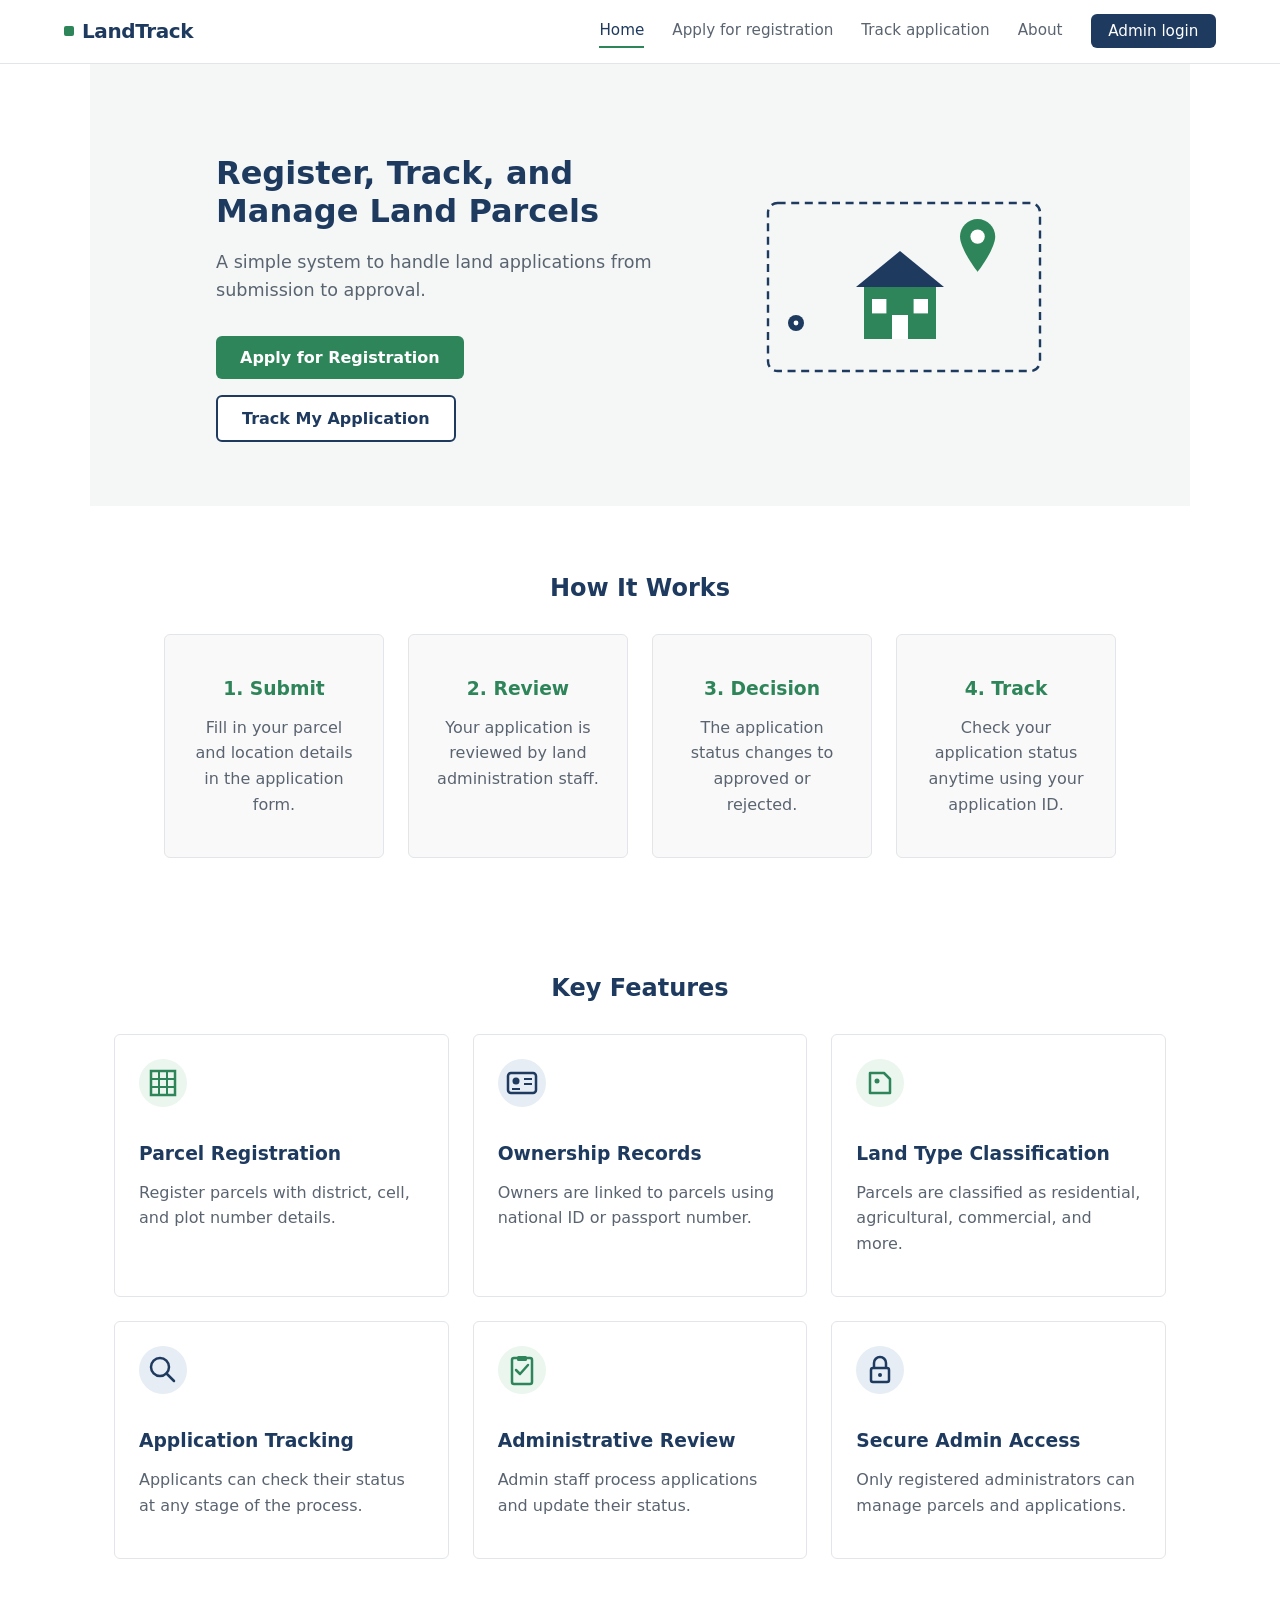
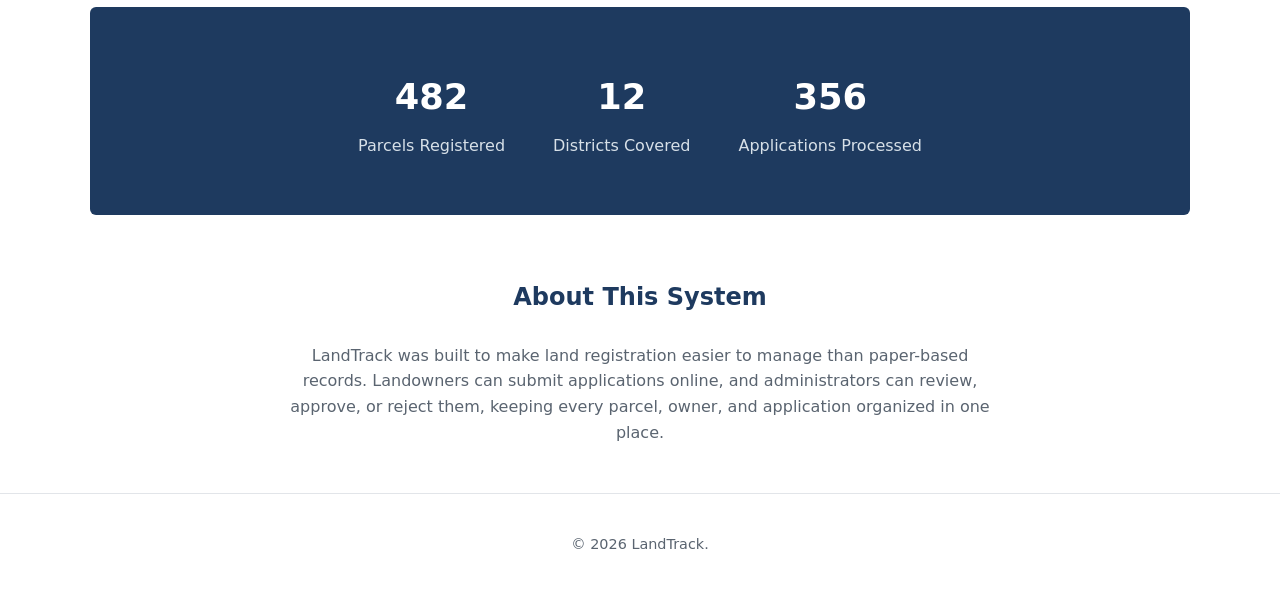
<file: index.html>
<!DOCTYPE html>
<html lang="en">
<head>
<meta charset="UTF-8">
<meta name="viewport" content="width=device-width, initial-scale=1.0">
<title>LandTrack - Land Management System</title>
<link rel="stylesheet" href="css/navbar.css">
<link rel="stylesheet" href="css/style.css">
</head>
<body>

<header class="site-header">
  <nav class="navbar" aria-label="Main navigation">
    <a href="index.html" class="navbar__brand">
      <span class="navbar__mark" aria-hidden="true"></span>
      LandTrack
    </a>

    <button class="navbar__toggle" id="navToggle" aria-expanded="false" aria-controls="navMenu" aria-label="Open menu">
      <span class="navbar__toggle-bar"></span>
      <span class="navbar__toggle-bar"></span>
      <span class="navbar__toggle-bar"></span>
    </button>

    <div class="navbar__menu" id="navMenu">
      <a href="index.html" class="navbar__link active">Home</a>
      <a href="apply.html" class="navbar__link">Apply for registration</a>
      <a href="track.html" class="navbar__link">Track application</a>
      <a href="index.html#about" class="navbar__link">About</a>
      <a href="admin/login.html" class="navbar__link navbar__link--admin">Admin login</a>
    </div>
  </nav>
</header>

<section class="hero">
  <div class="hero-text">
    <h1>Register, Track, and Manage Land Parcels</h1>
    <p>A simple system to handle land applications from submission to approval.</p>
    <div class="hero-buttons">
      <a href="apply.html" class="btn btn-primary">Apply for Registration</a>
      <a href="track.html" class="btn btn-secondary">Track My Application</a>
    </div>
  </div>
  <div class="hero-image">
    <img src="images/hero-illustration.svg" alt="Illustration of a land parcel with a house and location pin">
  </div>
</section>

<section class="how-it-works">
  <h2>How It Works</h2>
  <div class="steps">
    <div class="step">
      <h3>1. Submit</h3>
      <p>Fill in your parcel and location details in the application form.</p>
    </div>
    <div class="step">
      <h3>2. Review</h3>
      <p>Your application is reviewed by land administration staff.</p>
    </div>
    <div class="step">
      <h3>3. Decision</h3>
      <p>The application status changes to approved or rejected.</p>
    </div>
    <div class="step">
      <h3>4. Track</h3>
      <p>Check your application status anytime using your application ID.</p>
    </div>
  </div>
</section>

<section class="features">
  <h2>Key Features</h2>
  <div class="feature-grid">
    <div class="feature-card">
      <img src="images/icon-parcel.svg" alt="" class="feature-icon">
      <h3>Parcel Registration</h3>
      <p>Register parcels with district, cell, and plot number details.</p>
    </div>
    <div class="feature-card">
      <img src="images/icon-ownership.svg" alt="" class="feature-icon">
      <h3>Ownership Records</h3>
      <p>Owners are linked to parcels using national ID or passport number.</p>
    </div>
    <div class="feature-card">
      <img src="images/icon-landtype.svg" alt="" class="feature-icon">
      <h3>Land Type Classification</h3>
      <p>Parcels are classified as residential, agricultural, commercial, and more.</p>
    </div>
    <div class="feature-card">
      <img src="images/icon-tracking.svg" alt="" class="feature-icon">
      <h3>Application Tracking</h3>
      <p>Applicants can check their status at any stage of the process.</p>
    </div>
    <div class="feature-card">
      <img src="images/icon-review.svg" alt="" class="feature-icon">
      <h3>Administrative Review</h3>
      <p>Admin staff process applications and update their status.</p>
    </div>
    <div class="feature-card">
      <img src="images/icon-security.svg" alt="" class="feature-icon">
      <h3>Secure Admin Access</h3>
      <p>Only registered administrators can manage parcels and applications.</p>
    </div>
  </div>
</section>

<section class="stats">
  <div class="stat-box">
    <h2 id="parcelCount">0</h2>
    <p>Parcels Registered</p>
  </div>
  <div class="stat-box">
    <h2 id="districtCount">0</h2>
    <p>Districts Covered</p>
  </div>
  <div class="stat-box">
    <h2 id="applicationCount">0</h2>
    <p>Applications Processed</p>
  </div>
</section>

<section class="about" id="about">
  <h2>About This System</h2>
  <p>
    LandTrack was built to make land registration easier to manage than paper-based
    records. Landowners can submit applications online, and administrators can review,
    approve, or reject them, keeping every parcel, owner, and application organized in
    one place.
  </p>
</section>

<footer class="site-footer">
  <p>&copy; 2026 LandTrack.</p>
</footer>

<script src="js/navbar.js"></script>
<script src="js/index.js"></script>
</body>
</html>
</file>
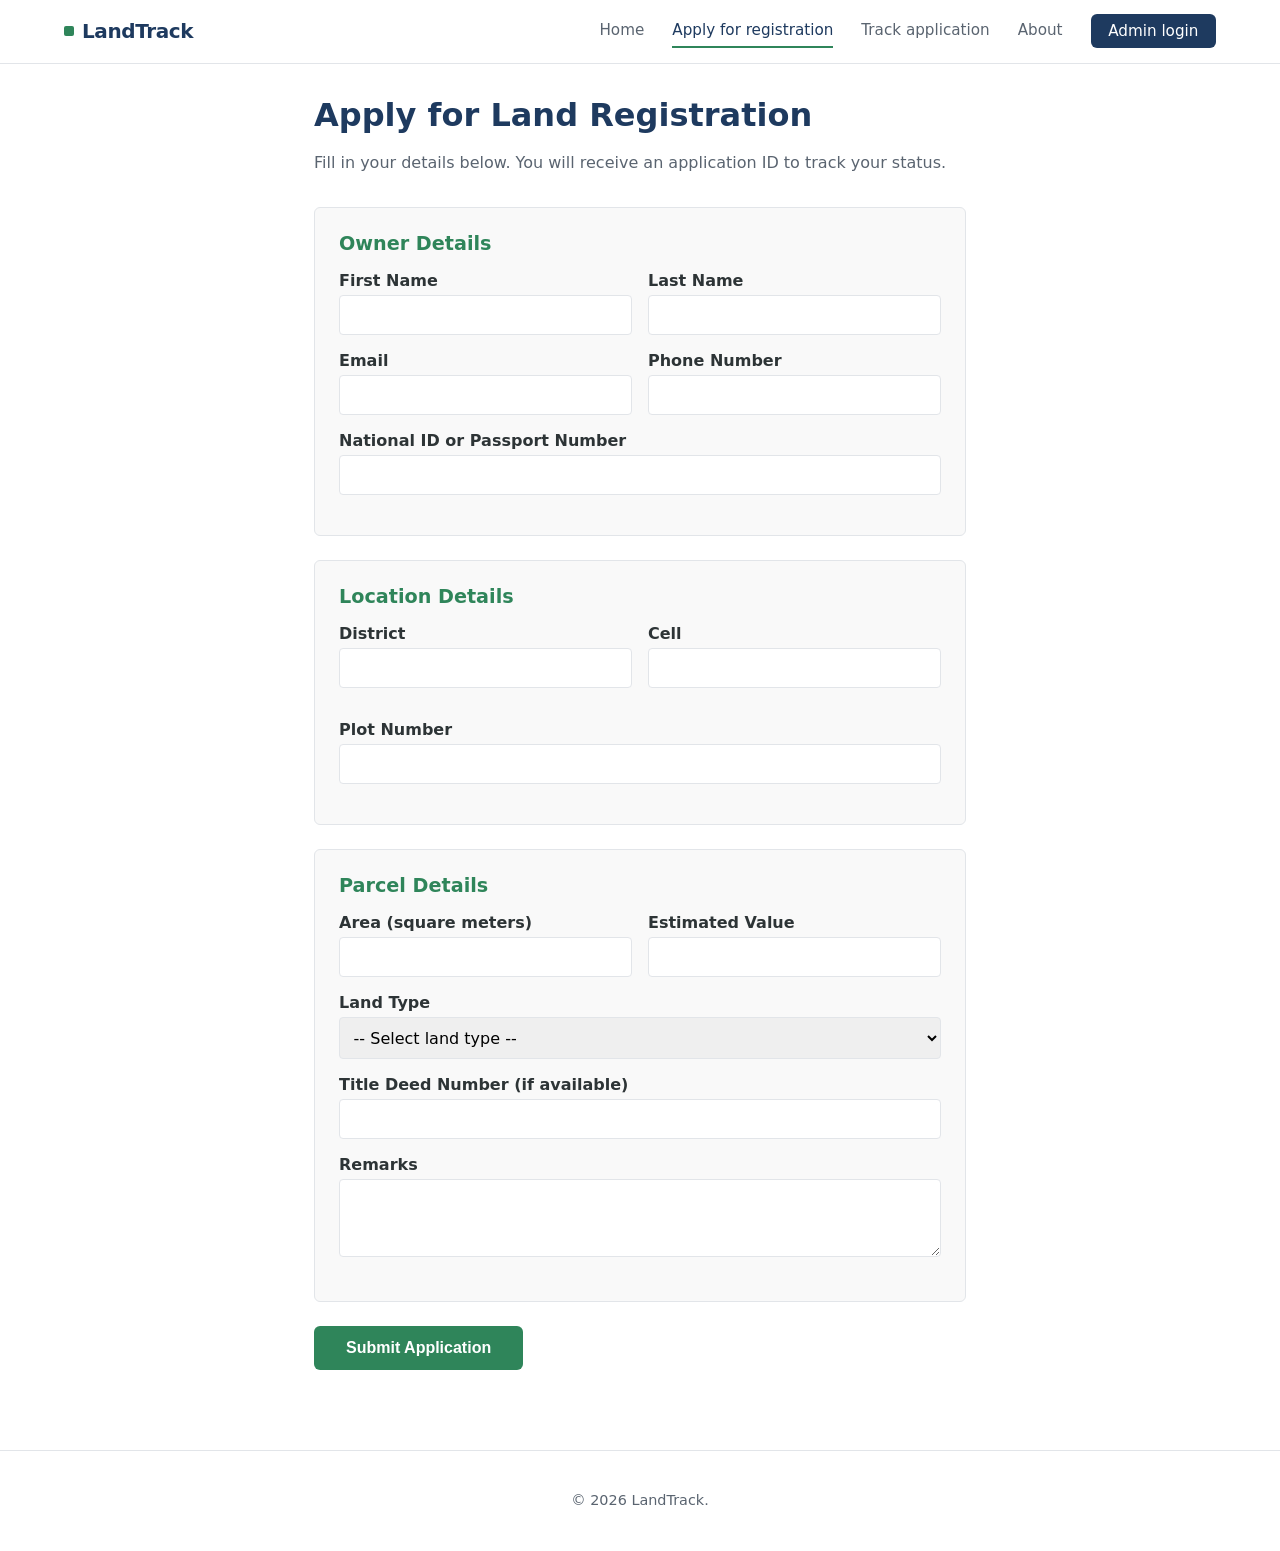
<file: apply.html>
<!DOCTYPE html>
<html lang="en">
<head>
<meta charset="UTF-8">
<meta name="viewport" content="width=device-width, initial-scale=1.0">
<title>Apply for Registration - LandTrack</title>
<link rel="stylesheet" href="css/navbar.css">
<link rel="stylesheet" href="css/style.css">
<link rel="stylesheet" href="css/forms.css">
</head>
<body>

<header class="site-header">
  <nav class="navbar" aria-label="Main navigation">
    <a href="index.html" class="navbar__brand">
      <span class="navbar__mark" aria-hidden="true"></span>
      LandTrack
    </a>

    <button class="navbar__toggle" id="navToggle" aria-expanded="false" aria-controls="navMenu" aria-label="Open menu">
      <span class="navbar__toggle-bar"></span>
      <span class="navbar__toggle-bar"></span>
      <span class="navbar__toggle-bar"></span>
    </button>

    <div class="navbar__menu" id="navMenu">
      <a href="index.html" class="navbar__link">Home</a>
      <a href="apply.html" class="navbar__link active">Apply for registration</a>
      <a href="track.html" class="navbar__link">Track application</a>
      <a href="index.html#about" class="navbar__link">About</a>
      <a href="admin/login.html" class="navbar__link navbar__link--admin">Admin login</a>
    </div>
  </nav>
</header>

<main class="form-page">
  <h1>Apply for Land Registration</h1>
  <p>Fill in your details below. You will receive an application ID to track your status.</p>

  <form id="applicationForm">

    <div class="form-section">
      <h2>Owner Details</h2>

      <div class="form-row">
        <div class="form-group">
          <label for="firstName">First Name</label>
          <input type="text" id="firstName" required>
        </div>
        <div class="form-group">
          <label for="lastName">Last Name</label>
          <input type="text" id="lastName" required>
        </div>
      </div>

      <div class="form-row">
        <div class="form-group">
          <label for="email">Email</label>
          <input type="email" id="email" required>
        </div>
        <div class="form-group">
          <label for="phone">Phone Number</label>
          <input type="tel" id="phone" required>
        </div>
      </div>

      <div class="form-group">
        <label for="nationalId">National ID or Passport Number</label>
        <input type="text" id="nationalId" required>
      </div>
    </div>

    <div class="form-section">
      <h2>Location Details</h2>

      <div class="form-row">
        <div class="form-group">
          <label for="district">District</label>
          <input type="text" id="district" required>
        </div>
        <div class="form-group">
          <label for="cell">Cell</label>
          <input type="text" id="cell" required>
        </div>
        <div class="form-group">
          <label for="plotNumber">Plot Number</label>
          <input type="text" id="plotNumber" required>
        </div>
      </div>
    </div>

    <div class="form-section">
      <h2>Parcel Details</h2>

      <div class="form-row">
        <div class="form-group">
          <label for="areaSqm">Area (square meters)</label>
          <input type="number" id="areaSqm" min="1" required>
        </div>
        <div class="form-group">
          <label for="value">Estimated Value</label>
          <input type="number" id="value" min="0" required>
        </div>
      </div>

      <div class="form-group">
        <label for="landType">Land Type</label>
        <select id="landType" required>
          <option value="">-- Select land type --</option>
          <option value="residential">Residential</option>
          <option value="agricultural">Agricultural</option>
          <option value="commercial">Commercial</option>
          <option value="industrial">Industrial</option>
          <option value="institutional">Institutional</option>
          <option value="public">Public</option>
        </select>
      </div>

      <div class="form-group">
        <label for="titleDeed">Title Deed Number (if available)</label>
        <input type="text" id="titleDeed">
      </div>

      <div class="form-group">
        <label for="remarks">Remarks</label>
        <textarea id="remarks" rows="3"></textarea>
      </div>
    </div>

    <button type="submit" class="submit-btn">Submit Application</button>
  </form>

  <div class="confirmation-box" id="confirmationBox">
    <h2>Application Submitted!</h2>
    <p>Your application has been received. Keep this ID to track your status:</p>
    <div class="app-id" id="generatedAppId"></div>
    <p><a href="track.html">Go to Track Application page</a></p>
  </div>
</main>

<footer class="site-footer">
  <p>&copy; 2026 LandTrack.</p>
</footer>

<script src="js/navbar.js"></script>
<script src="js/db.js"></script>
<script src="js/apply.js"></script>
</body>
</html>
</file>
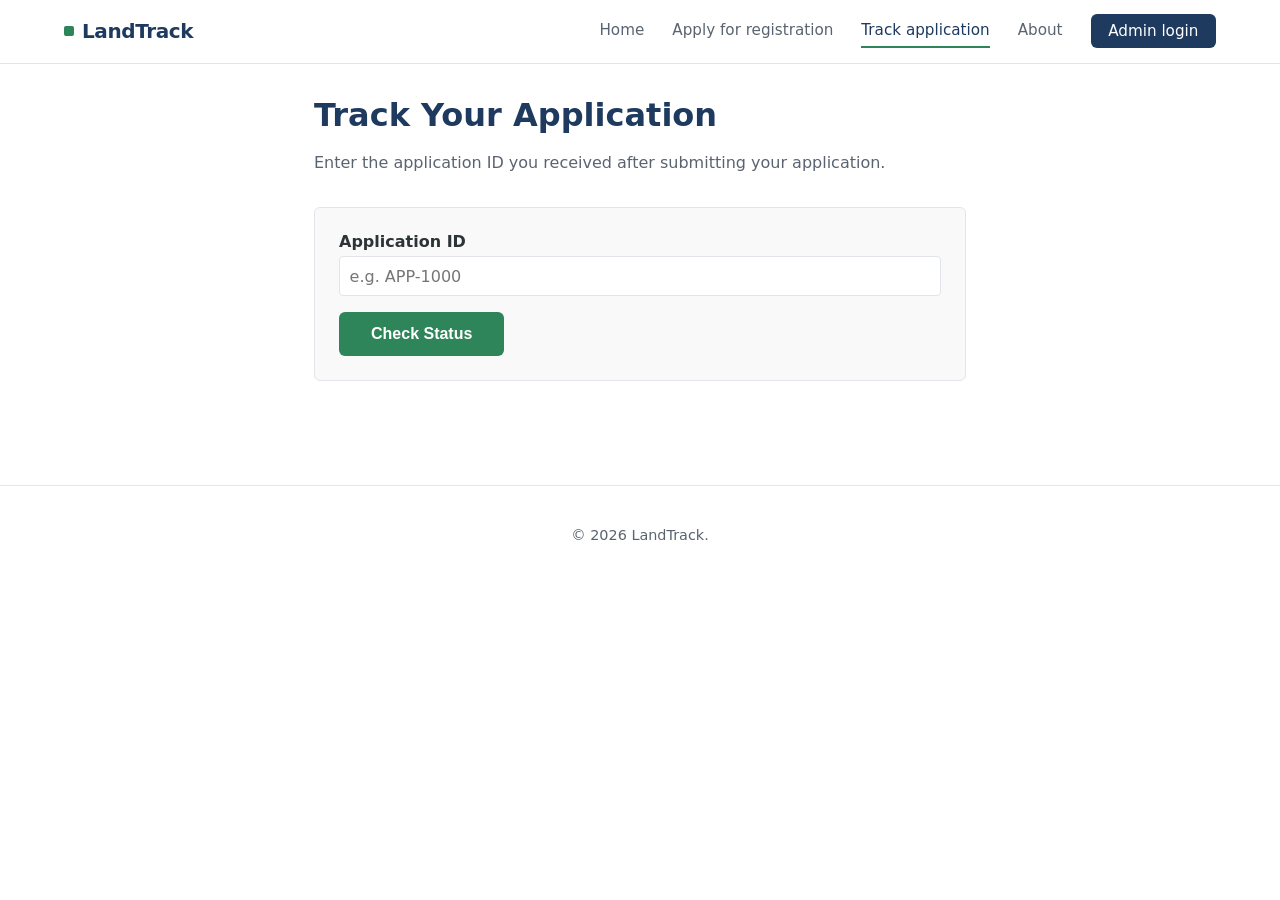
<file: track.html>
<!DOCTYPE html>
<html lang="en">
<head>
<meta charset="UTF-8">
<meta name="viewport" content="width=device-width, initial-scale=1.0">
<title>Track Application - LandTrack</title>
<link rel="stylesheet" href="css/navbar.css">
<link rel="stylesheet" href="css/style.css">
<link rel="stylesheet" href="css/forms.css">
</head>
<body>

<header class="site-header">
  <nav class="navbar" aria-label="Main navigation">
    <a href="index.html" class="navbar__brand">
      <span class="navbar__mark" aria-hidden="true"></span>
      LandTrack
    </a>

    <button class="navbar__toggle" id="navToggle" aria-expanded="false" aria-controls="navMenu" aria-label="Open menu">
      <span class="navbar__toggle-bar"></span>
      <span class="navbar__toggle-bar"></span>
      <span class="navbar__toggle-bar"></span>
    </button>

    <div class="navbar__menu" id="navMenu">
      <a href="index.html" class="navbar__link">Home</a>
      <a href="apply.html" class="navbar__link">Apply for registration</a>
      <a href="track.html" class="navbar__link active">Track application</a>
      <a href="index.html#about" class="navbar__link">About</a>
      <a href="admin/login.html" class="navbar__link navbar__link--admin">Admin login</a>
    </div>
  </nav>
</header>

<main class="form-page">
  <h1>Track Your Application</h1>
  <p>Enter the application ID you received after submitting your application.</p>

  <form id="trackForm">
    <div class="form-section">
      <div class="form-group">
        <label for="appIdInput">Application ID</label>
        <input type="text" id="appIdInput" placeholder="e.g. APP-1000" required>
      </div>
      <button type="submit" class="submit-btn">Check Status</button>
    </div>
  </form>

  <div class="result-box" id="resultBox"></div>
</main>

<footer class="site-footer">
  <p>&copy; 2026 LandTrack.</p>
</footer>

<script src="js/navbar.js"></script>
<script src="js/db.js"></script>
<script src="js/track.js"></script>
</body>
</html>
</file>
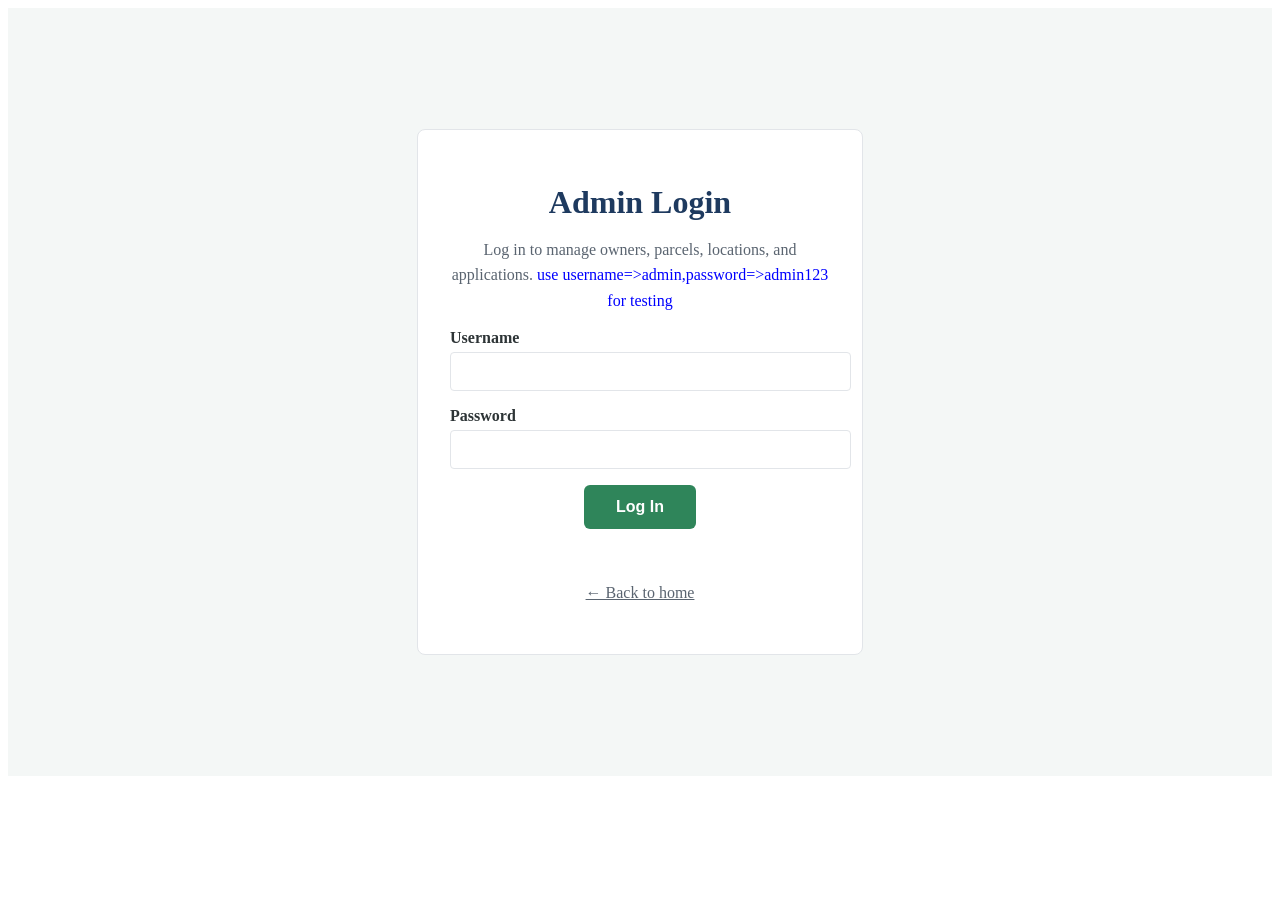
<file: admin/admins.html>
<!DOCTYPE html>
<html lang="en">
<head>
<meta charset="UTF-8">
<meta name="viewport" content="width=device-width, initial-scale=1.0">
<title>Manage Admins - LandTrack</title>
<link rel="stylesheet" href="../css/style.css">
<link rel="stylesheet" href="../css/forms.css">
<link rel="stylesheet" href="../css/admin.css">
<link rel="stylesheet" href="../css/tables.css">
</head>
<body>

<header class="admin-header">
  <a href="dashboard.html" class="navbar__brand">
    <span class="navbar__mark" aria-hidden="true"></span>
    LandTrack Admin
  </a>
  <p id="welcomeMessage"></p>
  <a href="login.html" class="logout-link">Log out</a>
</header>

<nav class="admin-nav">
  <a href="dashboard.html" class="admin-nav__link">Dashboard</a>
  <a href="owners.html" class="admin-nav__link">Owners</a>
  <a href="locations.html" class="admin-nav__link">Locations</a>
  <a href="parcels.html" class="admin-nav__link">Parcels</a>
  <a href="applications.html" class="admin-nav__link">Applications</a>
  <a href="admins.html" class="admin-nav__link active">Admins</a>
</nav>

<main class="admin-main">
  <h1>Manage Admins</h1>
  <p>Add new administrator accounts that can log in to this dashboard.</p>

  <div class="form-section">
    <h2>Add Admin</h2>
    <form id="addAdminForm">
      <div class="form-row">
        <div class="form-group">
          <label for="newUsername">Username</label>
          <input type="text" id="newUsername" required>
        </div>
        <div class="form-group">
          <label for="newPassword">Password</label>
          <input type="text" id="newPassword" required>
        </div>
      </div>
      <div class="form-group">
        <label for="newRole">Role</label>
        <select id="newRole" required>
          <option value="admin">Admin</option>
          <option value="super_admin">Super Admin</option>
        </select>
      </div>
      <button type="submit" class="submit-btn">Add Admin</button>
    </form>
  </div>

  <div class="table-wrapper">
    <table class="data-table">
      <thead>
        <tr>
          <th>Admin ID</th>
          <th>Username</th>
          <th>Role</th>
          <th>Action</th>
        </tr>
      </thead>
      <tbody id="adminsTableBody"></tbody>
    </table>
  </div>
</main>

<script src="../js/db.js"></script>
<script src="../js/admin-common.js"></script>
<script src="../js/admins.js"></script>
</body>
</html>
</file>
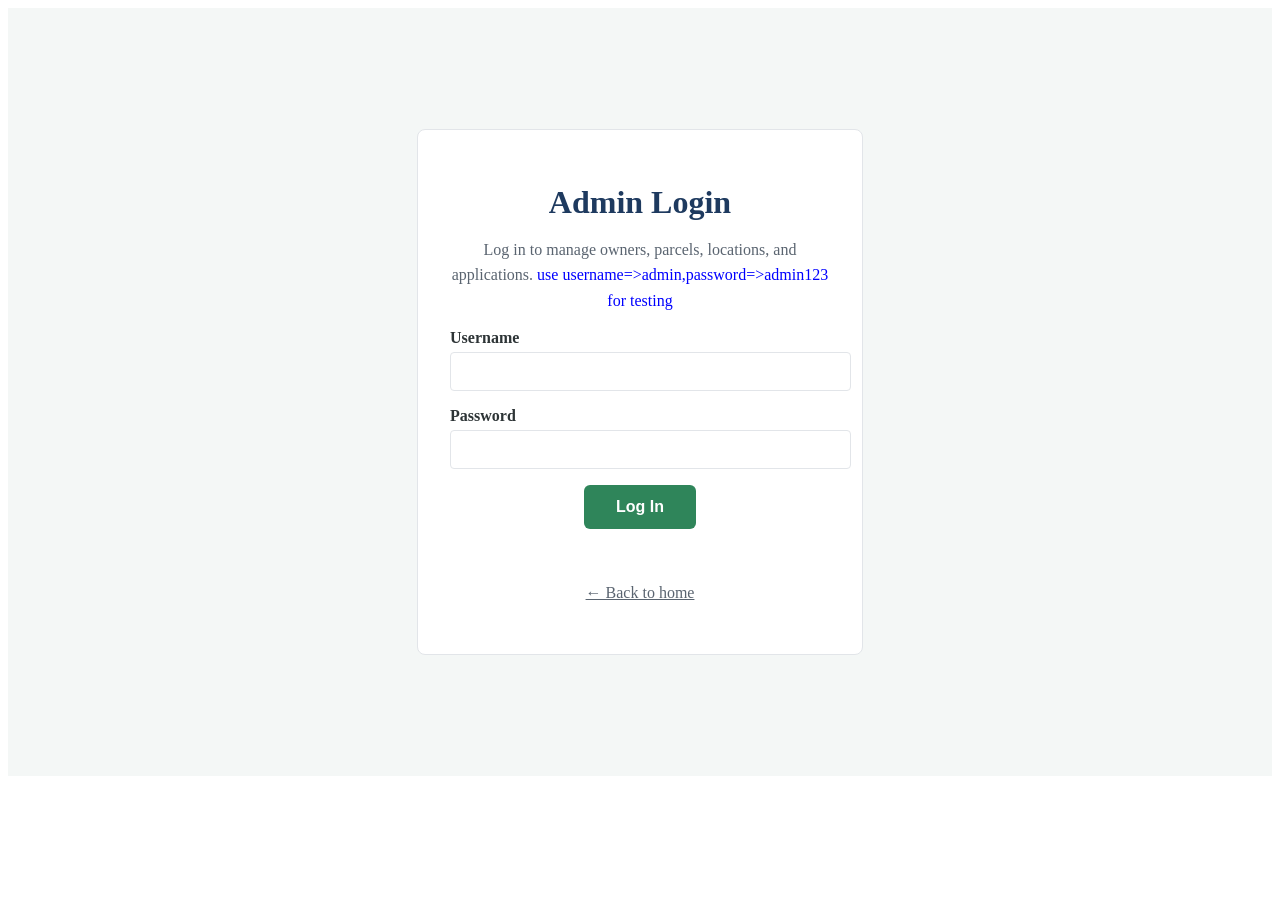
<file: admin/applications.html>
<!DOCTYPE html>
<html lang="en">
<head>
<meta charset="UTF-8">
<meta name="viewport" content="width=device-width, initial-scale=1.0">
<title>Manage Applications - LandTrack</title>
<link rel="stylesheet" href="../css/style.css">
<link rel="stylesheet" href="../css/forms.css">
<link rel="stylesheet" href="../css/admin.css">
<link rel="stylesheet" href="../css/tables.css">
</head>
<body>

<header class="admin-header">
  <a href="dashboard.html" class="navbar__brand">
    <span class="navbar__mark" aria-hidden="true"></span>
    LandTrack Admin
  </a>
  <p id="welcomeMessage"></p>
  <a href="login.html" class="logout-link">Log out</a>
</header>

<nav class="admin-nav">
  <a href="dashboard.html" class="admin-nav__link">Dashboard</a>
  <a href="owners.html" class="admin-nav__link">Owners</a>
  <a href="locations.html" class="admin-nav__link">Locations</a>
  <a href="parcels.html" class="admin-nav__link">Parcels</a>
  <a href="applications.html" class="admin-nav__link active">Applications</a>
  <a href="admins.html" class="admin-nav__link">Admins</a>
</nav>

<main class="admin-main">
  <h1>Manage Applications</h1>
  <p>Review applications submitted by the public and update their status.</p>

  <div class="table-wrapper">
    <table class="data-table">
      <thead>
        <tr>
          <th>Application ID</th>
          <th>Parcel</th>
          <th>Submitted On</th>
          <th>Processed By</th>
          <th>Status</th>
        </tr>
      </thead>
      <tbody id="applicationsTableBody"></tbody>
    </table>
  </div>
</main>

<script src="../js/db.js"></script>
<script src="../js/admin-common.js"></script>
<script src="../js/applications.js"></script>
</body>
</html>
</file>
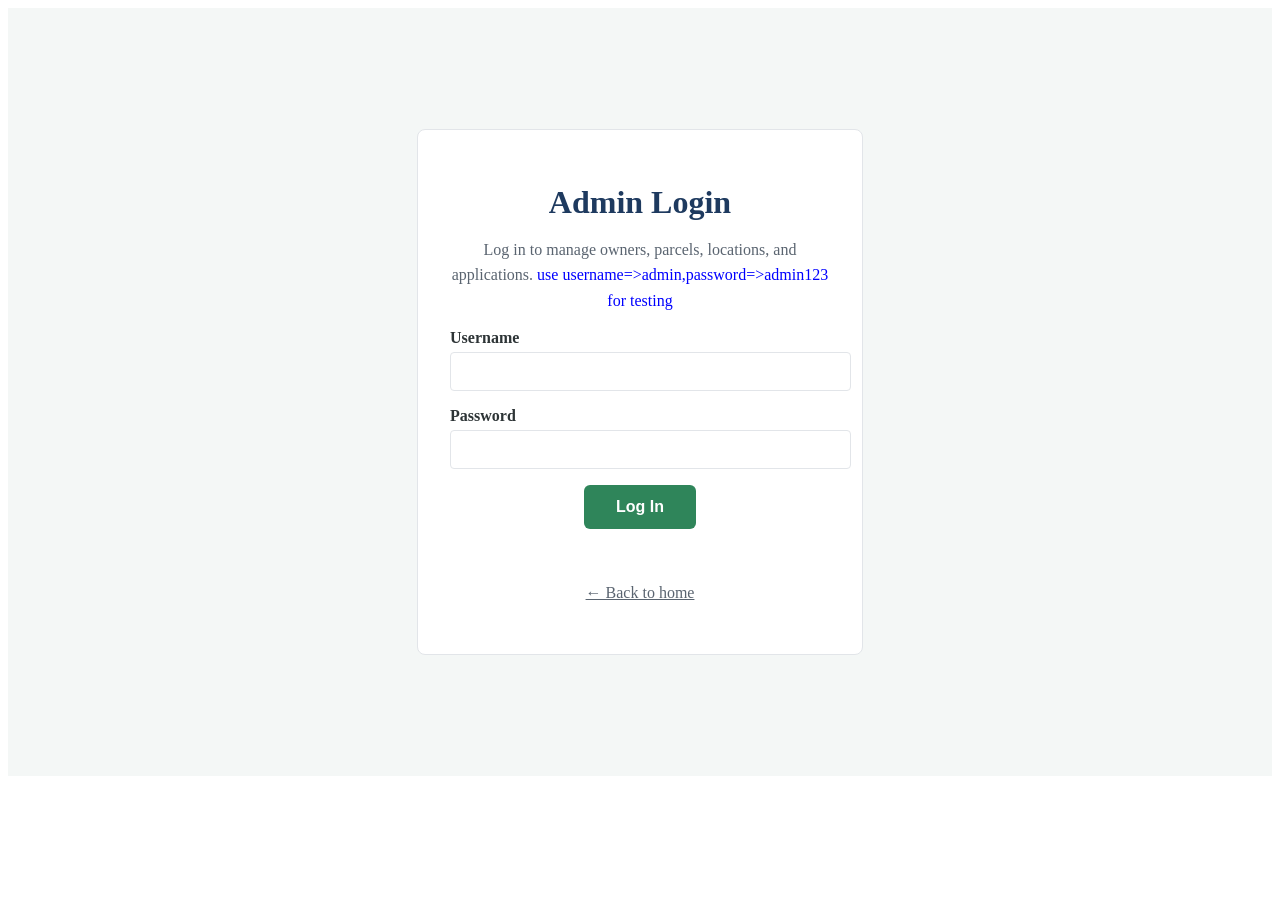
<file: admin/dashboard.html>
<!DOCTYPE html>
<html lang="en">
<head>
<meta charset="UTF-8">
<meta name="viewport" content="width=device-width, initial-scale=1.0">
<title>Admin Dashboard - LandTrack</title>
<link rel="stylesheet" href="../css/style.css">
<link rel="stylesheet" href="../css/forms.css">
<link rel="stylesheet" href="../css/admin.css">
</head>
<body>

<header class="admin-header">
  <a href="dashboard.html" class="navbar__brand">
    <span class="navbar__mark" aria-hidden="true"></span>
    LandTrack Admin
  </a>
  <p id="welcomeMessage"></p>
  <a href="login.html" class="logout-link">Log out</a>
</header>

<nav class="admin-nav">
  <a href="dashboard.html" class="admin-nav__link active">Dashboard</a>
  <a href="owners.html" class="admin-nav__link">Owners</a>
  <a href="locations.html" class="admin-nav__link">Locations</a>
  <a href="parcels.html" class="admin-nav__link">Parcels</a>
  <a href="applications.html" class="admin-nav__link">Applications</a>
  <a href="admins.html" class="admin-nav__link">Admins</a>
</nav>

<main class="admin-main">
  <h1>Dashboard</h1>
  <p>Quick overview of the current data.</p>

  <div class="stats admin-stats">
    <div class="stat-box">
      <h2 id="totalParcels">0</h2>
      <p>Total Parcels</p>
    </div>
    <div class="stat-box">
      <h2 id="totalOwners">0</h2>
      <p>Total Owners</p>
    </div>
    <div class="stat-box">
      <h2 id="pendingApplications">0</h2>
      <p>Pending Applications</p>
    </div>
    <div class="stat-box">
      <h2 id="approvedApplications">0</h2>
      <p>Approved Applications</p>
    </div>
  </div>
</main>

<script src="../js/db.js"></script>
<script src="../js/admin-common.js"></script>
<script src="../js/dashboard.js"></script>
</body>
</html>
</file>
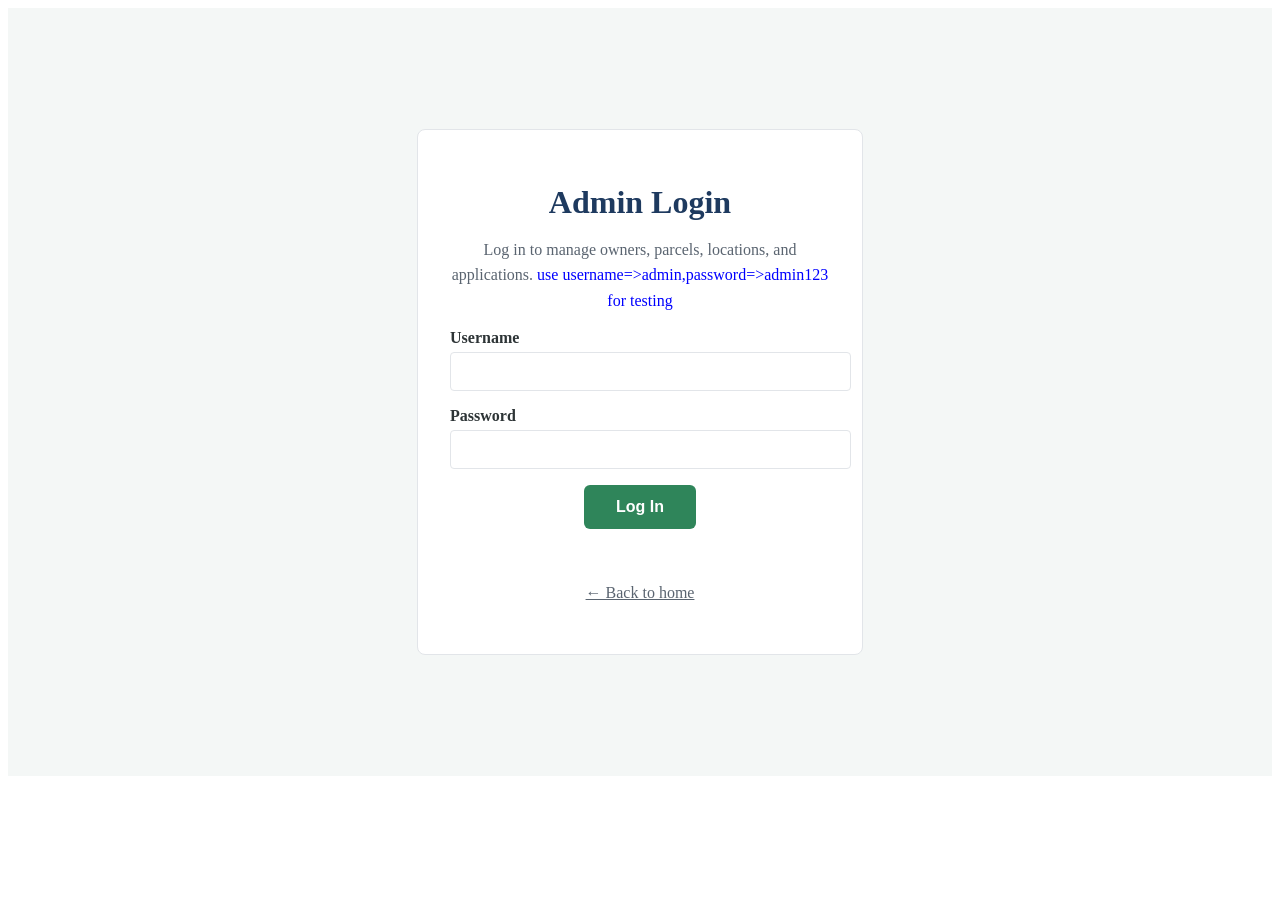
<file: admin/locations.html>
<!DOCTYPE html>
<html lang="en">
<head>
<meta charset="UTF-8">
<meta name="viewport" content="width=device-width, initial-scale=1.0">
<title>Manage Locations - LandTrack</title>
<link rel="stylesheet" href="../css/style.css">
<link rel="stylesheet" href="../css/forms.css">
<link rel="stylesheet" href="../css/admin.css">
<link rel="stylesheet" href="../css/tables.css">
</head>
<body>

<header class="admin-header">
  <a href="dashboard.html" class="navbar__brand">
    <span class="navbar__mark" aria-hidden="true"></span>
    LandTrack Admin
  </a>
  <p id="welcomeMessage"></p>
  <a href="login.html" class="logout-link">Log out</a>
</header>

<nav class="admin-nav">
  <a href="dashboard.html" class="admin-nav__link">Dashboard</a>
  <a href="owners.html" class="admin-nav__link">Owners</a>
  <a href="locations.html" class="admin-nav__link active">Locations</a>
  <a href="parcels.html" class="admin-nav__link">Parcels</a>
  <a href="applications.html" class="admin-nav__link">Applications</a>
  <a href="admins.html" class="admin-nav__link">Admins</a>
</nav>

<main class="admin-main">
  <h1>Manage Locations</h1>
  <p>Add new locations here so they can be selected when registering a parcel.</p>

  <div class="form-section">
    <h2>Add Location</h2>
    <form id="addLocationForm">
      <div class="form-row">
        <div class="form-group">
          <label for="newDistrict">District</label>
          <input type="text" id="newDistrict" required>
        </div>
        <div class="form-group">
          <label for="newCell">Cell</label>
          <input type="text" id="newCell" required>
        </div>
        <div class="form-group">
          <label for="newPlotNumber">Plot Number</label>
          <input type="text" id="newPlotNumber" required>
        </div>
      </div>
      <button type="submit" class="submit-btn">Add Location</button>
    </form>
  </div>

  <div class="table-wrapper">
    <table class="data-table">
      <thead>
        <tr>
          <th>Location ID</th>
          <th>District</th>
          <th>Cell</th>
          <th>Plot Number</th>
          <th>Action</th>
        </tr>
      </thead>
      <tbody id="locationsTableBody"></tbody>
    </table>
  </div>
</main>

<script src="../js/db.js"></script>
<script src="../js/admin-common.js"></script>
<script src="../js/locations.js"></script>
</body>
</html>
</file>
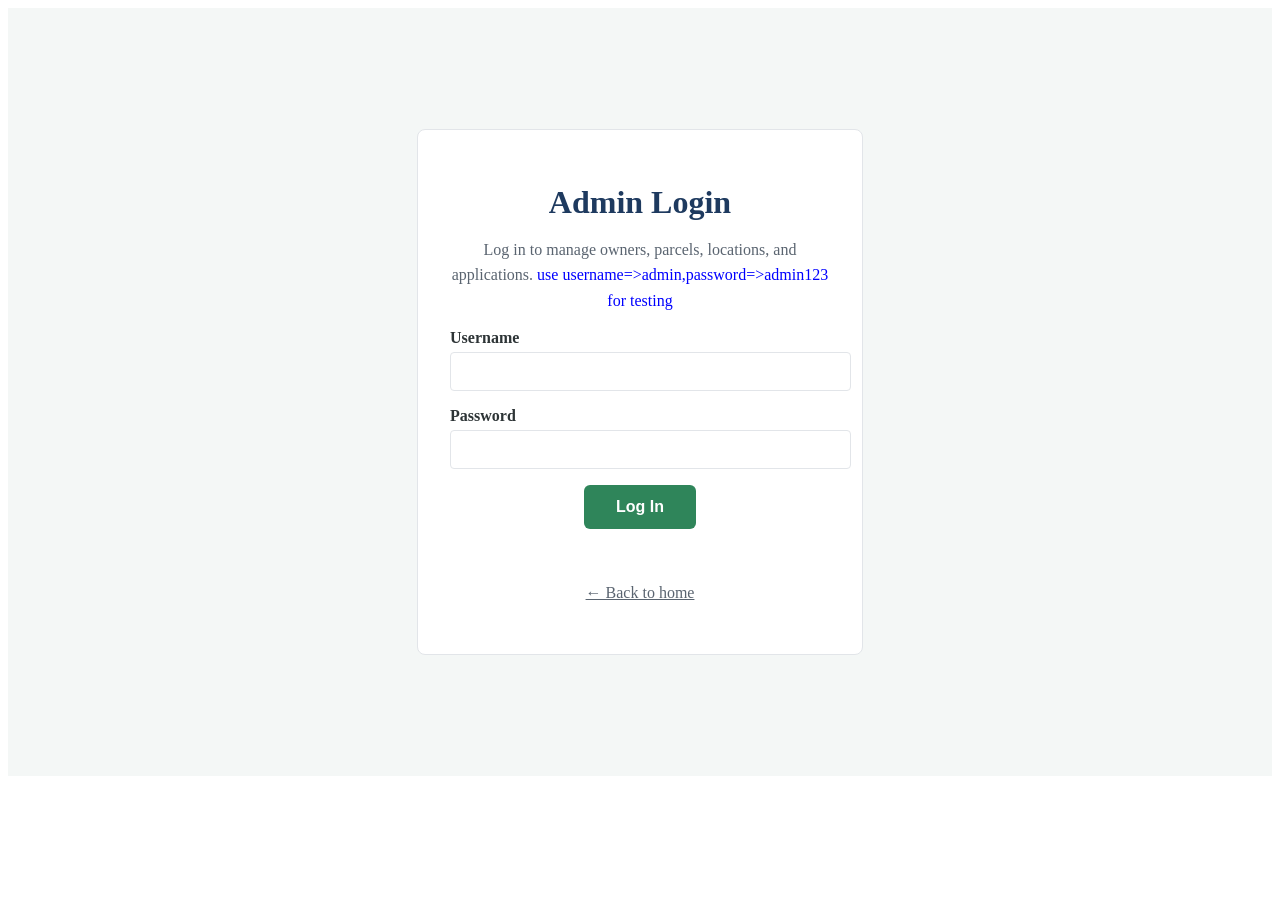
<file: admin/login.html>
<!DOCTYPE html>
<html lang="en">
<head>
<meta charset="UTF-8">
<meta name="viewport" content="width=device-width, initial-scale=1.0">
<title>Admin Login - LandTrack</title>
<link rel="stylesheet" href="../css/style.css">
<link rel="stylesheet" href="../css/forms.css">
</head>
<body>

<div class="login-page">
  <div class="login-card">
    <h1>Admin Login</h1>
    <p>Log in to manage owners, parcels, locations, and applications. <span style="color:blue">use username=>admin,password=>admin123 for testing</span></p>

    <form id="loginForm">
      <div class="form-group">
        <label for="username">Username</label>
        <input type="text" id="username" required>
      </div>
      <div class="form-group">
        <label for="password">Password</label>
        <input type="password" id="password" required>
      </div>
      <button type="submit" class="submit-btn">Log In</button>
    </form>

    <p class="error-message" id="loginError"></p>

    <p class="back-link"><a href="../index.html">&larr; Back to home</a></p>
  </div>
</div>

<script src="../js/db.js"></script>
<script src="../js/login.js"></script>
</body>
</html>
</file>
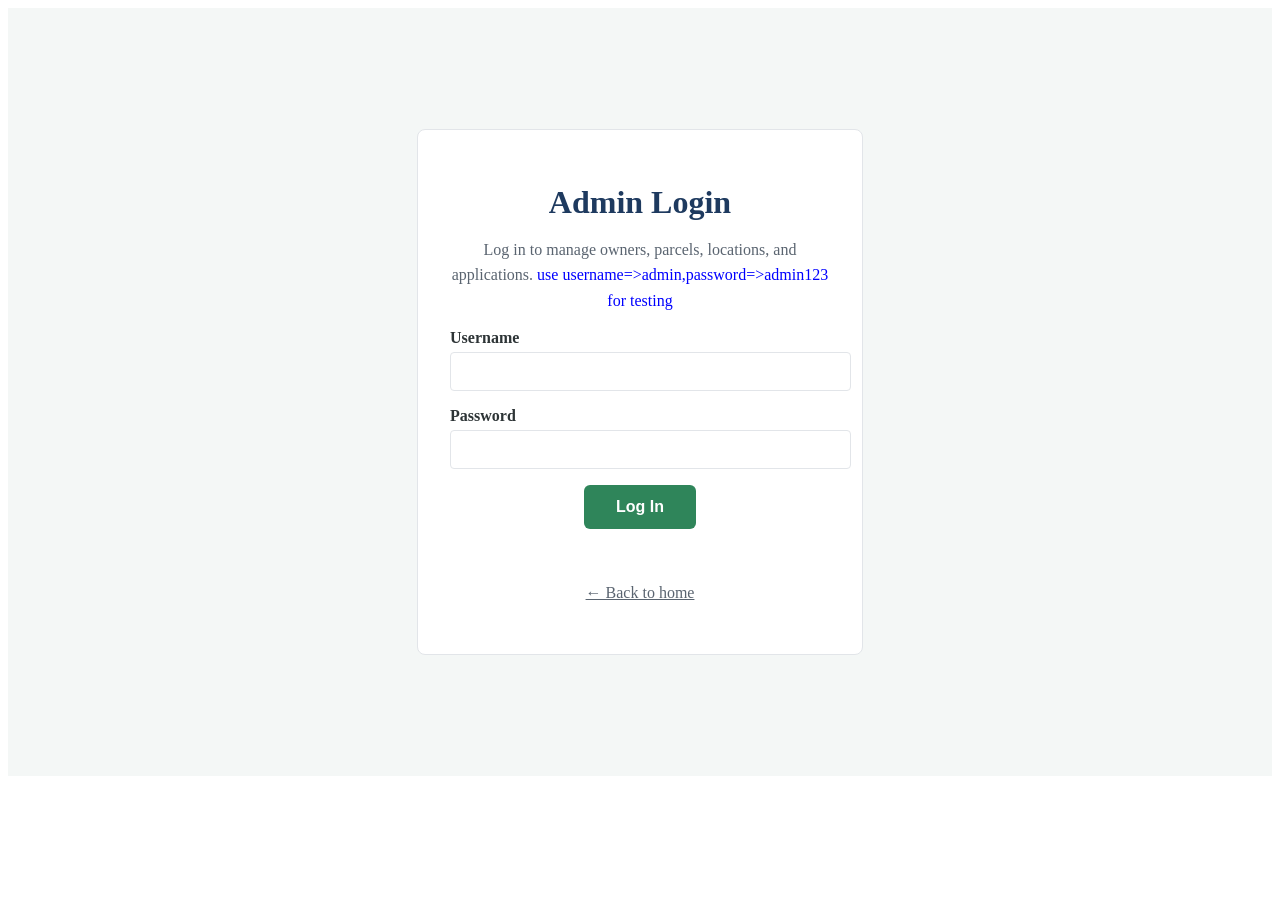
<file: admin/owners.html>
<!DOCTYPE html>
<html lang="en">
<head>
<meta charset="UTF-8">
<meta name="viewport" content="width=device-width, initial-scale=1.0">
<title>Manage Owners - LandTrack</title>
<link rel="stylesheet" href="../css/style.css">
<link rel="stylesheet" href="../css/forms.css">
<link rel="stylesheet" href="../css/admin.css">
<link rel="stylesheet" href="../css/tables.css">
</head>
<body>

<header class="admin-header">
  <a href="dashboard.html" class="navbar__brand">
    <span class="navbar__mark" aria-hidden="true"></span>
    LandTrack Admin
  </a>
  <p id="welcomeMessage"></p>
  <a href="login.html" class="logout-link">Log out</a>
</header>

<nav class="admin-nav">
  <a href="dashboard.html" class="admin-nav__link">Dashboard</a>
  <a href="owners.html" class="admin-nav__link active">Owners</a>
  <a href="locations.html" class="admin-nav__link">Locations</a>
  <a href="parcels.html" class="admin-nav__link">Parcels</a>
  <a href="applications.html" class="admin-nav__link">Applications</a>
  <a href="admins.html" class="admin-nav__link">Admins</a>
</nav>

<main class="admin-main">
  <h1>Manage Owners</h1>
  <p>Add new owners here so they can be selected when registering a parcel.</p>

  <div class="form-section">
    <h2>Add Owner</h2>
    <form id="addOwnerForm">
      <div class="form-row">
        <div class="form-group">
          <label for="newFirstName">First Name</label>
          <input type="text" id="newFirstName" required>
        </div>
        <div class="form-group">
          <label for="newLastName">Last Name</label>
          <input type="text" id="newLastName" required>
        </div>
      </div>
      <div class="form-row">
        <div class="form-group">
          <label for="newEmail">Email</label>
          <input type="email" id="newEmail" required>
        </div>
        <div class="form-group">
          <label for="newPhone">Phone</label>
          <input type="tel" id="newPhone" required>
        </div>
      </div>
      <div class="form-group">
        <label for="newNationalId">National ID or Passport</label>
        <input type="text" id="newNationalId" required>
      </div>
      <button type="submit" class="submit-btn">Add Owner</button>
    </form>
  </div>

  <div class="table-wrapper">
    <table class="data-table">
      <thead>
        <tr>
          <th>Owner ID</th>
          <th>Name</th>
          <th>Email</th>
          <th>Phone</th>
          <th>National ID</th>
          <th>Action</th>
        </tr>
      </thead>
      <tbody id="ownersTableBody"></tbody>
    </table>
  </div>
</main>

<script src="../js/db.js"></script>
<script src="../js/admin-common.js"></script>
<script src="../js/owners.js"></script>
</body>
</html>
</file>
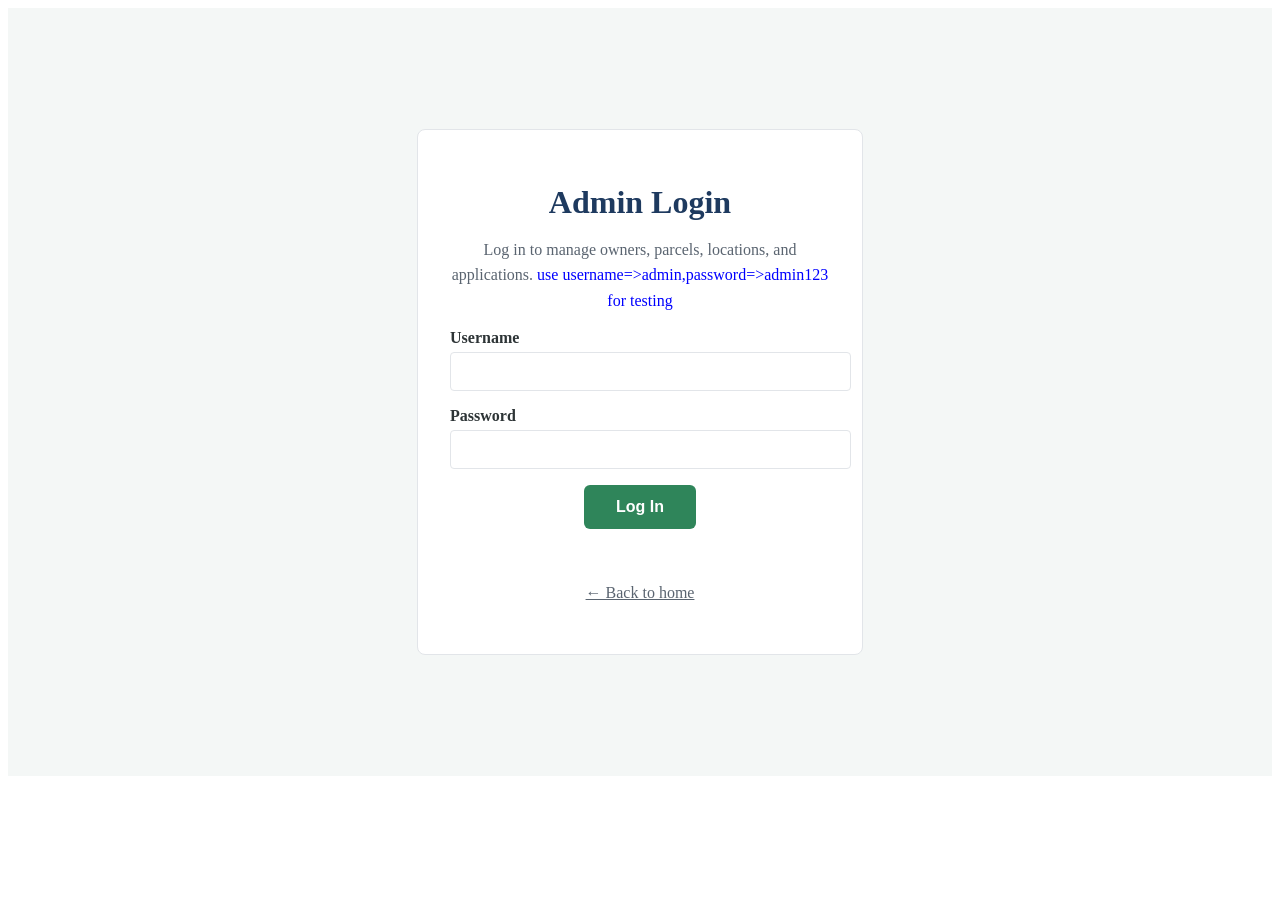
<file: admin/parcels.html>
<!DOCTYPE html>
<html lang="en">
<head>
<meta charset="UTF-8">
<meta name="viewport" content="width=device-width, initial-scale=1.0">
<title>Manage Parcels - LandTrack</title>
<link rel="stylesheet" href="../css/style.css">
<link rel="stylesheet" href="../css/forms.css">
<link rel="stylesheet" href="../css/admin.css">
<link rel="stylesheet" href="../css/tables.css">
</head>
<body>

<header class="admin-header">
  <a href="dashboard.html" class="navbar__brand">
    <span class="navbar__mark" aria-hidden="true"></span>
    LandTrack Admin
  </a>
  <p id="welcomeMessage"></p>
  <a href="login.html" class="logout-link">Log out</a>
</header>

<nav class="admin-nav">
  <a href="dashboard.html" class="admin-nav__link">Dashboard</a>
  <a href="owners.html" class="admin-nav__link">Owners</a>
  <a href="locations.html" class="admin-nav__link">Locations</a>
  <a href="parcels.html" class="admin-nav__link active">Parcels</a>
  <a href="applications.html" class="admin-nav__link">Applications</a>
  <a href="admins.html" class="admin-nav__link">Admins</a>
</nav>

<main class="admin-main">
  <h1>Manage Parcels</h1>
  <p>Register a parcel by linking it to an existing owner and location.</p>

  <div class="form-section">
    <h2>Add Parcel</h2>
    <form id="addParcelForm">
      <div class="form-row">
        <div class="form-group">
          <label for="ownerSelect">Owner</label>
          <select id="ownerSelect" required>
            <option value="">-- Select owner --</option>
          </select>
        </div>
        <div class="form-group">
          <label for="locationSelect">Location</label>
          <select id="locationSelect" required>
            <option value="">-- Select location --</option>
          </select>
        </div>
      </div>

      <div class="form-row">
        <div class="form-group">
          <label for="areaSqm">Area (square meters)</label>
          <input type="number" id="areaSqm" min="1" required>
        </div>
        <div class="form-group">
          <label for="value">Estimated Value</label>
          <input type="number" id="value" min="0" required>
        </div>
      </div>

      <div class="form-group">
        <label for="landType">Land Type</label>
        <select id="landType" required>
          <option value="">-- Select land type --</option>
          <option value="residential">Residential</option>
          <option value="agricultural">Agricultural</option>
          <option value="commercial">Commercial</option>
          <option value="industrial">Industrial</option>
          <option value="institutional">Institutional</option>
          <option value="public">Public</option>
        </select>
      </div>

      <div class="form-group">
        <label for="titleDeed">Title Deed Number</label>
        <input type="text" id="titleDeed">
      </div>

      <div class="form-group">
        <label for="remarks">Remarks</label>
        <textarea id="remarks" rows="2"></textarea>
      </div>

      <button type="submit" class="submit-btn">Add Parcel</button>
    </form>
  </div>

  <div class="table-wrapper">
    <table class="data-table">
      <thead>
        <tr>
          <th>Parcel ID</th>
          <th>Owner</th>
          <th>Location</th>
          <th>Land Type</th>
          <th>Area (sqm)</th>
          <th>Value</th>
          <th>Reg. Date</th>
          <th>Action</th>
        </tr>
      </thead>
      <tbody id="parcelsTableBody"></tbody>
    </table>
  </div>
</main>

<script src="../js/db.js"></script>
<script src="../js/admin-common.js"></script>
<script src="../js/parcels.js"></script>
</body>
</html>
</file>
<file: css/navbar.css>
* { box-sizing: border-box; }

body {
  margin: 0;
  font-family: "Segoe UI", system-ui, -apple-system, sans-serif;
  color: var(--text);
}

/* ============================================
   Header shell
   ============================================ */
.site-header {
  position: sticky;
  top: 0;
  z-index: 100;
  background: var(--bg);
  border-bottom: 1px solid var(--border);
}

.navbar {
  max-width: 1200px;
  margin: 0 auto;
  padding: 0.9rem 1.5rem;
  display: flex;
  align-items: center;
  justify-content: space-between;
}

/* ============================================
   Brand
   ============================================ */
.navbar__brand {
  display: flex;
  align-items: center;
  gap: 0.5rem;
  font-size: 1.25rem;
  font-weight: 700;
  color: var(--navy);
  text-decoration: none;
  letter-spacing: -0.02em;
}

.navbar__mark {
  width: 10px;
  height: 10px;
  border-radius: 2px;
  background: var(--green);
  display: inline-block;
}

/* ============================================
   Desktop menu
   ============================================ */
.navbar__menu {
  display: flex;
  align-items: center;
  gap: 1.75rem;
}

.navbar__link {
  color: var(--text-muted);
  text-decoration: none;
  font-size: 0.95rem;
  font-weight: 500;
  padding: 0.4rem 0;
  border-bottom: 2px solid transparent;
  transition: color 0.15s ease, border-color 0.15s ease;
}

.navbar__link:hover,
.navbar__link.active {
  color: var(--navy);
  border-bottom-color: var(--green);
}

.navbar__link--admin {
  background: var(--navy);
  color: #fff;
  padding: 0.5rem 1.1rem;
  border-radius: 6px;
  border-bottom: none;
}

.navbar__link--admin:hover {
  background: var(--navy-dark);
  color: #fff;
  border-bottom: none;
}

/* ============================================
   Mobile toggle button (hidden on desktop)
   ============================================ */
.navbar__toggle {
  display: none;
  flex-direction: column;
  justify-content: center;
  gap: 5px;
  width: 34px;
  height: 34px;
  background: none;
  border: none;
  cursor: pointer;
  padding: 0;
}

.navbar__toggle-bar {
  width: 100%;
  height: 2px;
  background: var(--navy);
  border-radius: 2px;
  transition: transform 0.2s ease, opacity 0.2s ease;
}

/* Turns the three bars into an X when menu is open */
.navbar__toggle[aria-expanded="true"] .navbar__toggle-bar:nth-child(1) {
  transform: translateY(7px) rotate(45deg);
}
.navbar__toggle[aria-expanded="true"] .navbar__toggle-bar:nth-child(2) {
  opacity: 0;
}
.navbar__toggle[aria-expanded="true"] .navbar__toggle-bar:nth-child(3) {
  transform: translateY(-7px) rotate(-45deg);
}

/* ============================================
   Responsive breakpoint
   ============================================ */
@media (max-width: 768px) {
  .navbar__toggle {
    display: flex;
  }

  .navbar__menu {
    position: absolute;
    top: 100%;
    left: 0;
    right: 0;
    background: var(--bg);
    border-bottom: 1px solid var(--border);
    flex-direction: column;
    align-items: stretch;
    gap: 0;
    padding: 0.5rem 1.5rem 1rem;

    /* collapsed state */
    max-height: 0;
    overflow: hidden;
    opacity: 0;
    transition: max-height 0.25s ease, opacity 0.2s ease;
  }

  .navbar__menu.is-open {
    max-height: 400px;
    opacity: 1;
  }

  .navbar__link {
    padding: 0.85rem 0;
    border-bottom: 1px solid var(--border);
    width: 100%;
  }

  .navbar__link--admin {
    margin-top: 0.6rem;
    text-align: center;
    border-bottom: none;
  }
}

/* Respect reduced motion preference */
@media (prefers-reduced-motion: reduce) {
  .navbar__menu,
  .navbar__toggle-bar,
  .navbar__link {
    transition: none;
  }
}
</file>
<file: css/style.css>
/* ============================================
   Design tokens for LandTrack
   Defined here (not just navbar.css) so every page that
   includes style.css has access to these colors, even
   pages like admin/login.html that don't use the navbar.
   ============================================ */
:root {
  --navy: #1e3a5f;
  --navy-dark: #14283f;
  --green: #2f855a;
  --green-dark: #24684a;
  --text: #2d3436;
  --text-muted: #5a6470;
  --border: #e2e5e9;
  --bg: #ffffff;
}

/* ============================================
   General page styles
   ============================================ */
p {
  color: var(--text-muted);
  line-height: 1.6;
}

section {
  padding: 3rem 1.5rem;
  max-width: 1100px;
  margin: 0 auto;
}

section h2 {
  text-align: center;
  color: var(--navy);
  margin-bottom: 2rem;
}

/* ============================================
   Hero Section
   ============================================ */
.hero {
  display: flex;
  align-items: center;
  justify-content: center;
  gap: 3rem;
  text-align: left;
  padding: 4rem 1.5rem;
  background-color: #f4f7f6;
}

.hero-text {
  max-width: 480px;
}

.hero-text h1 {
  font-size: 2rem;
  color: var(--navy);
  margin-bottom: 1rem;
}

.hero-text p {
  font-size: 1.1rem;
  margin-bottom: 2rem;
}

.hero-image img {
  width: 320px;
  max-width: 100%;
  height: auto;
}

.hero-buttons {
  display: flex;
  gap: 1rem;
  flex-wrap: wrap;
}

.btn {
  display: inline-block;
  padding: 0.75rem 1.5rem;
  border-radius: 6px;
  text-decoration: none;
  font-weight: bold;
}

.btn-primary {
  background-color: var(--green);
  color: white;
}

.btn-secondary {
  background-color: white;
  color: var(--navy);
  border: 2px solid var(--navy);
}

/* ============================================
   How It Works Section
   ============================================ */
.steps {
  display: flex;
  flex-wrap: wrap;
  gap: 1.5rem;
  justify-content: center;
}

.step {
  background-color: #f9f9f9;
  border: 1px solid var(--border);
  border-radius: 6px;
  padding: 1.5rem;
  width: 220px;
  text-align: center;
}

.step h3 {
  color: var(--green);
  margin-bottom: 0.5rem;
}

/* ============================================
   Features Section
   ============================================ */
.feature-grid {
  display: grid;
  grid-template-columns: repeat(3, 1fr);
  gap: 1.5rem;
}

.feature-card {
  border: 1px solid var(--border);
  border-radius: 6px;
  padding: 1.5rem;
}

.feature-icon {
  width: 48px;
  height: 48px;
  margin-bottom: 0.8rem;
}

.feature-card h3 {
  color: var(--navy);
  margin-bottom: 0.5rem;
}

/* ============================================
   Stats Section
   ============================================ */
.stats {
  display: flex;
  justify-content: center;
  gap: 3rem;
  flex-wrap: wrap;
  background-color: var(--navy);
  border-radius: 6px;
  padding: 2.5rem 1.5rem;
}

.stat-box {
  text-align: center;
  color: white;
}

.stat-box h2 {
  font-size: 2.2rem;
  color: white;
  margin-bottom: 0.3rem;
}

.stat-box p {
  color: #d7e0e8;
}

/* ============================================
   About Section
   ============================================ */
.about {
  text-align: center;
}

.about p {
  max-width: 700px;
  margin: 0 auto;
}

/* ============================================
   Footer
   ============================================ */
.site-footer {
  text-align: center;
  padding: 1.5rem;
  border-top: 1px solid var(--border);
  color: var(--text-muted);
  font-size: 0.9rem;
}

/* ============================================
   Responsive: tablet and mobile
   ============================================ */
@media (max-width: 768px) {
  .feature-grid {
    grid-template-columns: repeat(2, 1fr);
  }

  .hero {
    flex-direction: column;
    text-align: center;
  }

  .hero-text {
    max-width: 100%;
  }

  .hero-buttons {
    justify-content: center;
  }

  .hero-text h1 {
    font-size: 1.6rem;
  }
}

@media (max-width: 500px) {
  .feature-grid {
    grid-template-columns: 1fr;
  }

  .step {
    width: 100%;
  }

  .stats {
    gap: 1.5rem;
  }
}
</file>
<file: css/forms.css>
.form-page {
  max-width: 700px;
  margin: 2rem auto;
  padding: 0 1.5rem 3rem;
}

.form-page h1 {
  color: var(--navy);
  margin-bottom: 0.3rem;
}

.form-page > p {
  margin-bottom: 2rem;
}

.form-section {
  background-color: #f9f9f9;
  border: 1px solid var(--border);
  border-radius: 6px;
  padding: 1.5rem;
  margin-bottom: 1.5rem;
}

.form-section h2 {
  color: var(--green);
  font-size: 1.2rem;
  margin-top: 0;
  margin-bottom: 1rem;
}

.form-group {
  margin-bottom: 1rem;
}

.form-group label {
  display: block;
  margin-bottom: 0.3rem;
  font-weight: bold;
  color: var(--text);
}

.form-group input,
.form-group select,
.form-group textarea {
  width: 100%;
  padding: 0.6rem;
  border: 1px solid var(--border);
  border-radius: 4px;
  font-size: 1rem;
  font-family: inherit;
}

.form-row {
  display: flex;
  gap: 1rem;
  flex-wrap: wrap;
}

.form-row .form-group {
  flex: 1;
  min-width: 200px;
}

.submit-btn {
  background-color: var(--green);
  color: white;
  border: none;
  padding: 0.8rem 2rem;
  border-radius: 6px;
  font-size: 1rem;
  font-weight: bold;
  cursor: pointer;
}

.submit-btn:hover {
  background-color: var(--green-dark);
}

.confirmation-box {
  display: none;
  background-color: #eaf6ee;
  border: 1px solid var(--green);
  border-radius: 6px;
  padding: 2rem;
  text-align: center;
}

.confirmation-box h2 {
  color: var(--green-dark);
  margin-top: 0;
}

.confirmation-box .app-id {
  font-size: 1.4rem;
  font-weight: bold;
  color: var(--navy);
  background-color: white;
  border: 1px dashed var(--navy);
  padding: 0.5rem 1rem;
  display: inline-block;
  border-radius: 4px;
  margin: 1rem 0;
}

.result-box {
  display: none;
  background-color: #f9f9f9;
  border: 1px solid var(--border);
  border-radius: 6px;
  padding: 1.5rem;
  margin-top: 1.5rem;
}

.result-box h2 {
  color: var(--navy);
  margin-top: 0;
}

.status-badge {
  display: inline-block;
  padding: 0.25rem 0.75rem;
  border-radius: 4px;
  font-weight: bold;
  text-transform: capitalize;
}

.status-submitted {
  background-color: #e2e5e9;
  color: #4a5568;
}

.status-under_review {
  background-color: #d6e8f5;
  color: #1e5a8a;
}

.status-approved {
  background-color: #d9f0e1;
  color: var(--green-dark);
}

.status-rejected {
  background-color: #f8d7d7;
  color: #a12727;
}

.login-page {
  min-height: 80vh;
  display: flex;
  align-items: center;
  justify-content: center;
  padding: 1.5rem;
  background-color: #f4f7f6;
}

.login-card {
  background-color: white;
  border: 1px solid var(--border);
  border-radius: 8px;
  padding: 2rem;
  width: 100%;
  max-width: 380px;
  text-align: center;
}

.login-card h1 {
  color: var(--navy);
  margin-bottom: 0.3rem;
}

.login-card .form-group {
  text-align: left;
}

.error-message {
  color: #a12727;
  font-weight: bold;
  min-height: 1.2rem;
}

.back-link {
  margin-top: 1rem;
}

.back-link a {
  color: var(--text-muted);
}

/* Responsive: stack form rows on smaller screens */
@media (max-width: 600px) {
  .form-row {
    flex-direction: column;
    gap: 0;
  }
}
</file>
<file: css/admin.css>
.admin-header {
  display: flex;
  align-items: center;
  justify-content: space-between;
  padding: 1rem 1.5rem;
  border-bottom: 1px solid var(--border);
  background-color: white;
}

.admin-header p {
  margin: 0;
  color: var(--text-muted);
  font-size: 0.9rem;
}

.logout-link {
  color: var(--navy);
  font-weight: bold;
  text-decoration: none;
}

.admin-nav {
  display: flex;
  gap: 0.5rem;
  flex-wrap: wrap;
  padding: 0.75rem 1.5rem;
  background-color: #f4f7f6;
  border-bottom: 1px solid var(--border);
}

.admin-nav__link {
  color: var(--text-muted);
  text-decoration: none;
  padding: 0.4rem 0.8rem;
  border-radius: 4px;
  font-size: 0.95rem;
}

.admin-nav__link:hover {
  background-color: var(--border);
}

.admin-nav__link.active {
  background-color: var(--navy);
  color: white;
}

.admin-main {
  max-width: 1100px;
  margin: 0 auto;
  padding: 2rem 1.5rem;
}

.admin-main h1 {
  color: var(--navy);
  margin-bottom: 0.3rem;
}

.admin-stats .stat-box h2 {
  color: white;
}

/* Responsive: stack the admin nav and header on small screens */
@media (max-width: 600px) {
  .admin-header {
    flex-direction: column;
    gap: 0.5rem;
    text-align: center;
  }

  .admin-nav {
    justify-content: center;
  }
}
</file>
<file: css/tables.css>
.table-wrapper {
  overflow-x: auto;
  margin-top: 1.5rem;
}

.data-table {
  width: 100%;
  border-collapse: collapse;
}

.data-table th,
.data-table td {
  padding: 0.6rem 0.8rem;
  border-bottom: 1px solid var(--border);
  text-align: left;
  font-size: 0.95rem;
  white-space: nowrap;
}

.data-table th {
  background-color: #f4f7f6;
  color: var(--navy);
}

.delete-btn {
  background-color: #f8d7d7;
  color: #a12727;
  border: none;
  padding: 0.35rem 0.7rem;
  border-radius: 4px;
  cursor: pointer;
  font-size: 0.85rem;
}

.delete-btn:hover {
  background-color: #f2b8b8;
}

.status-select {
  padding: 0.35rem;
  border: 1px solid var(--border);
  border-radius: 4px;
  font-size: 0.85rem;
}
</file>
